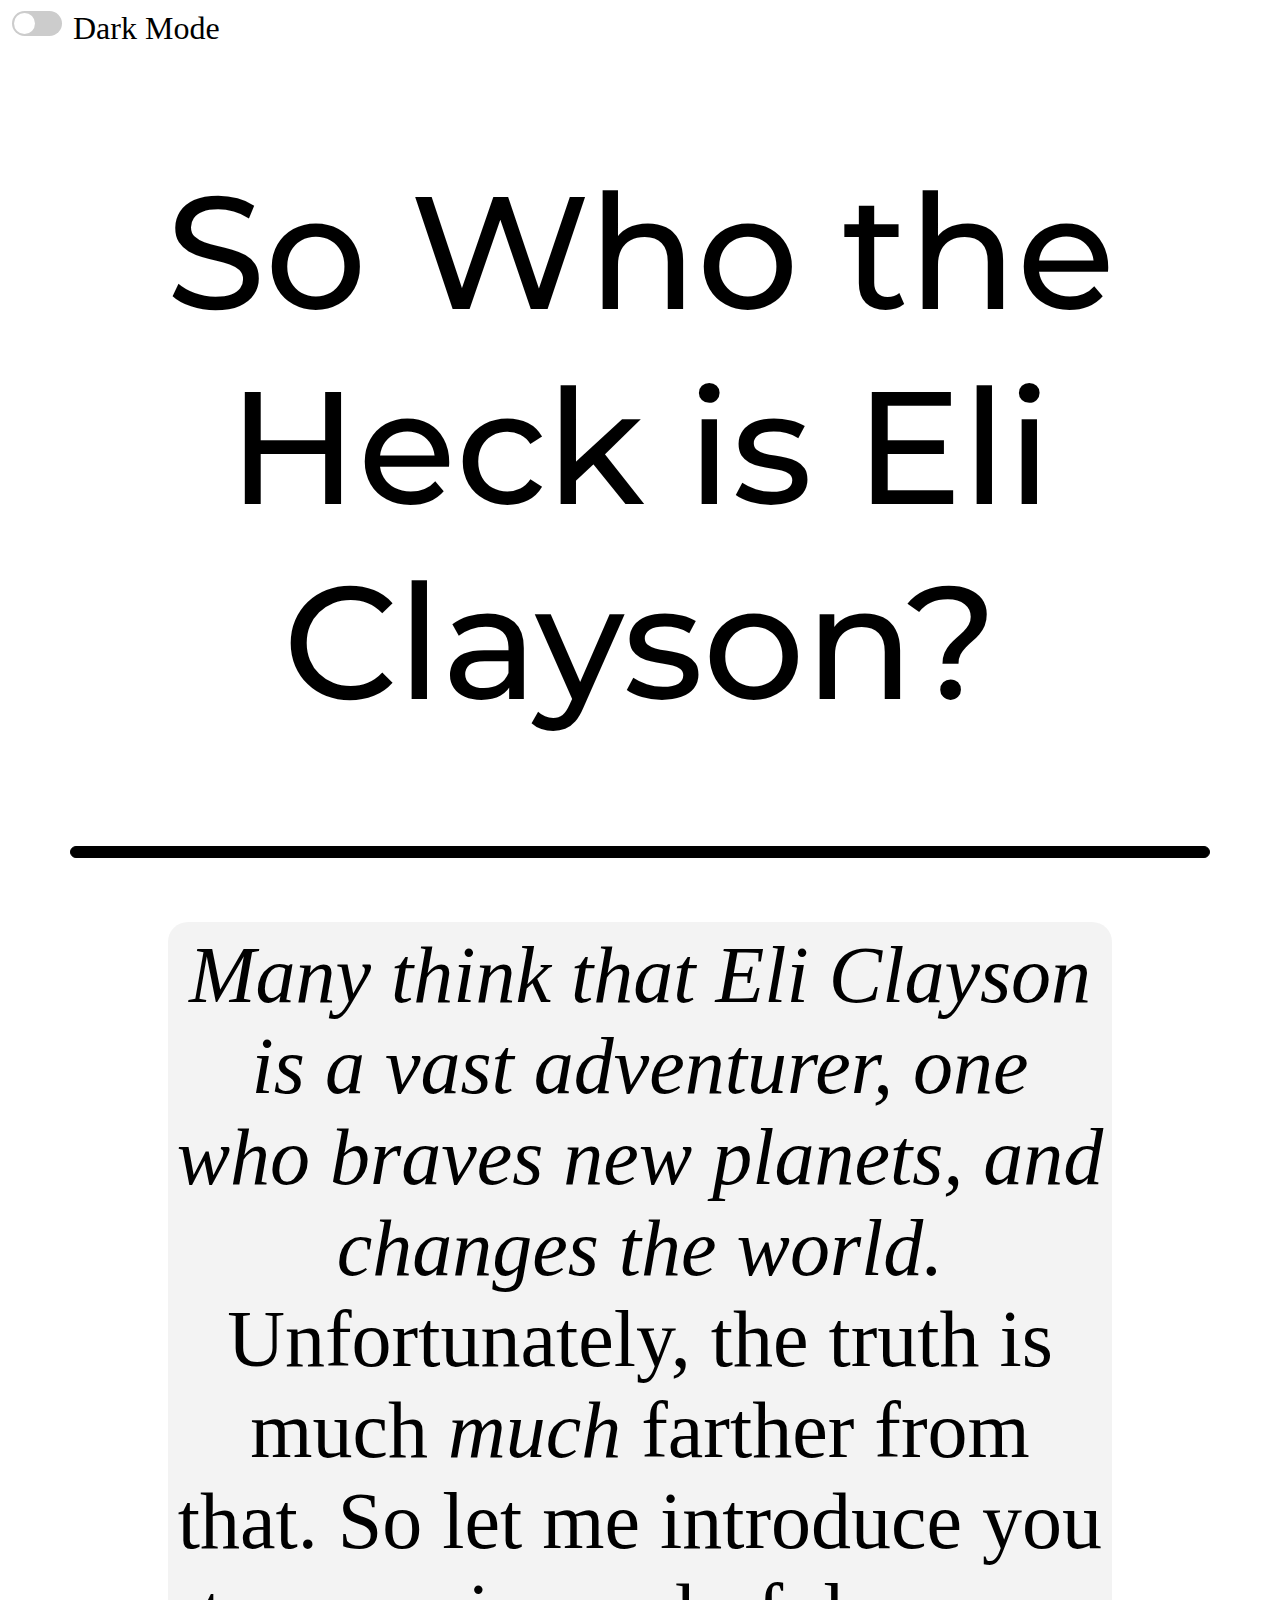
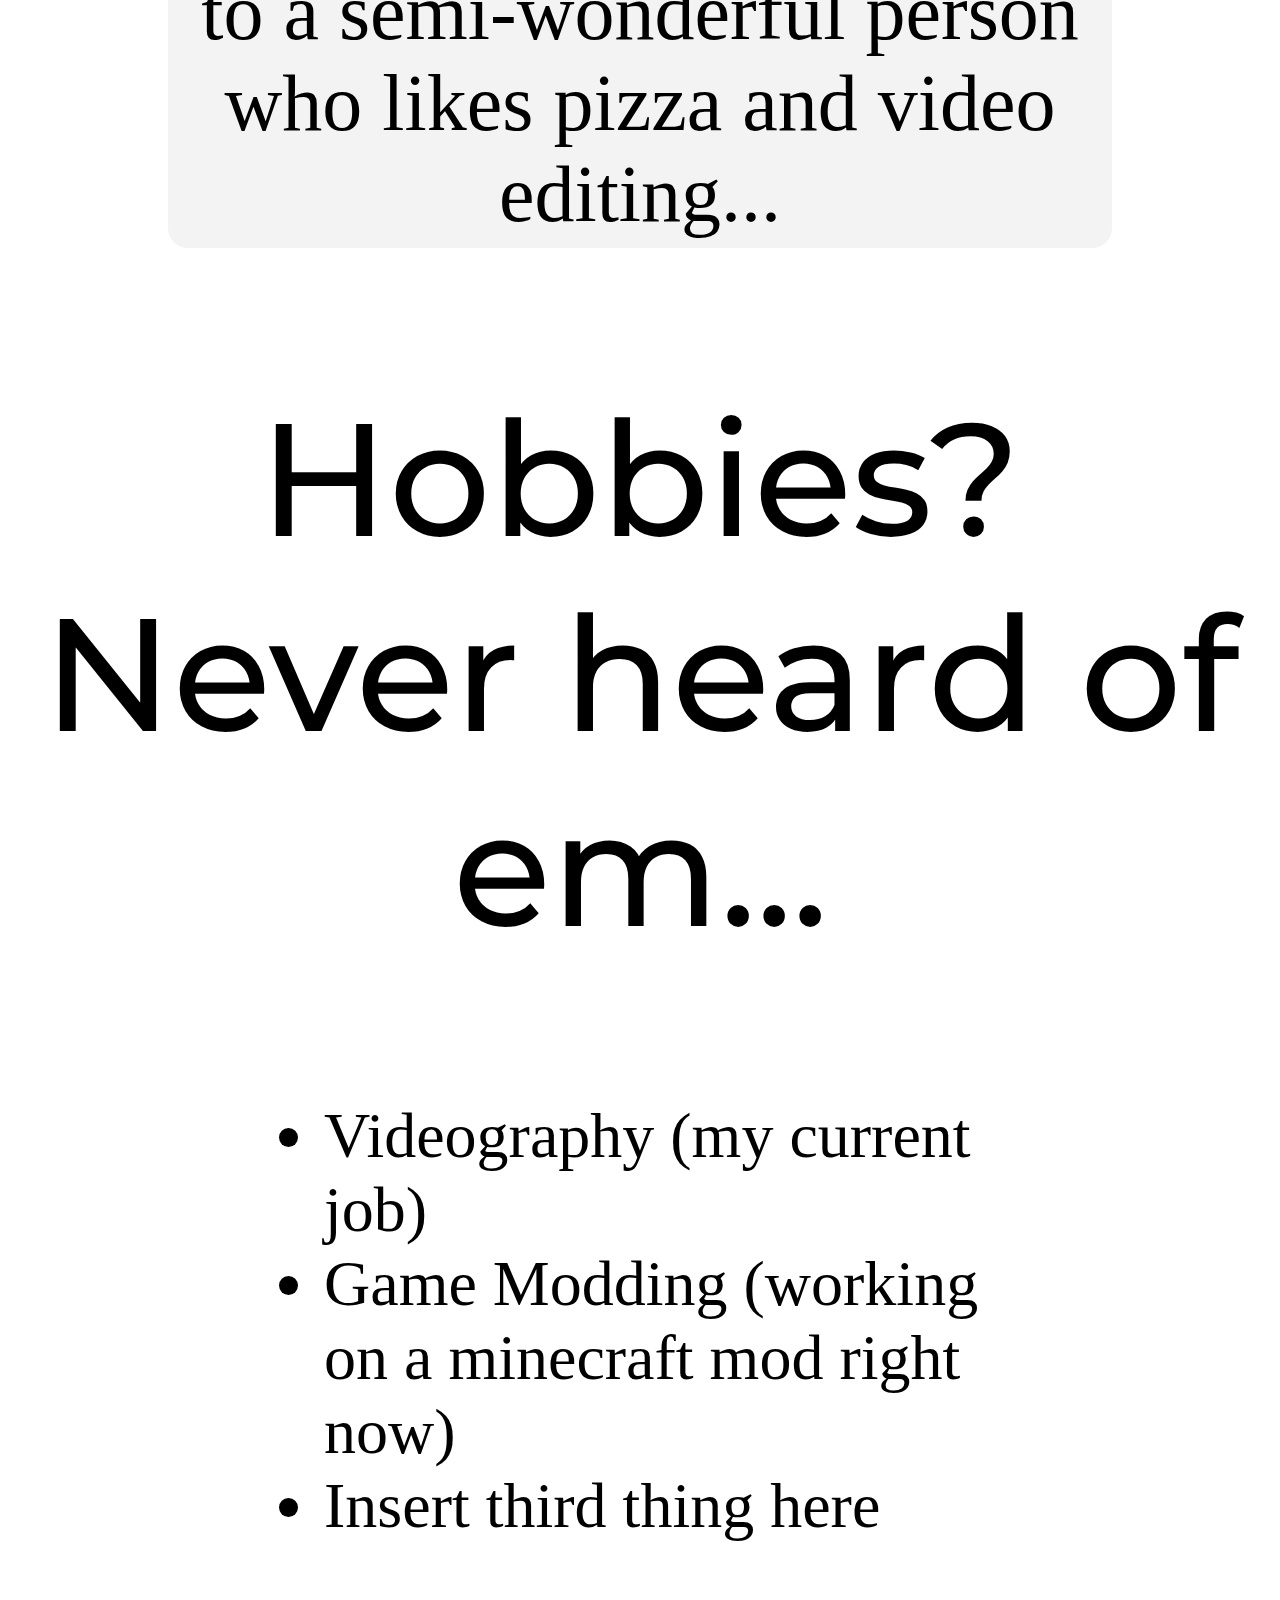
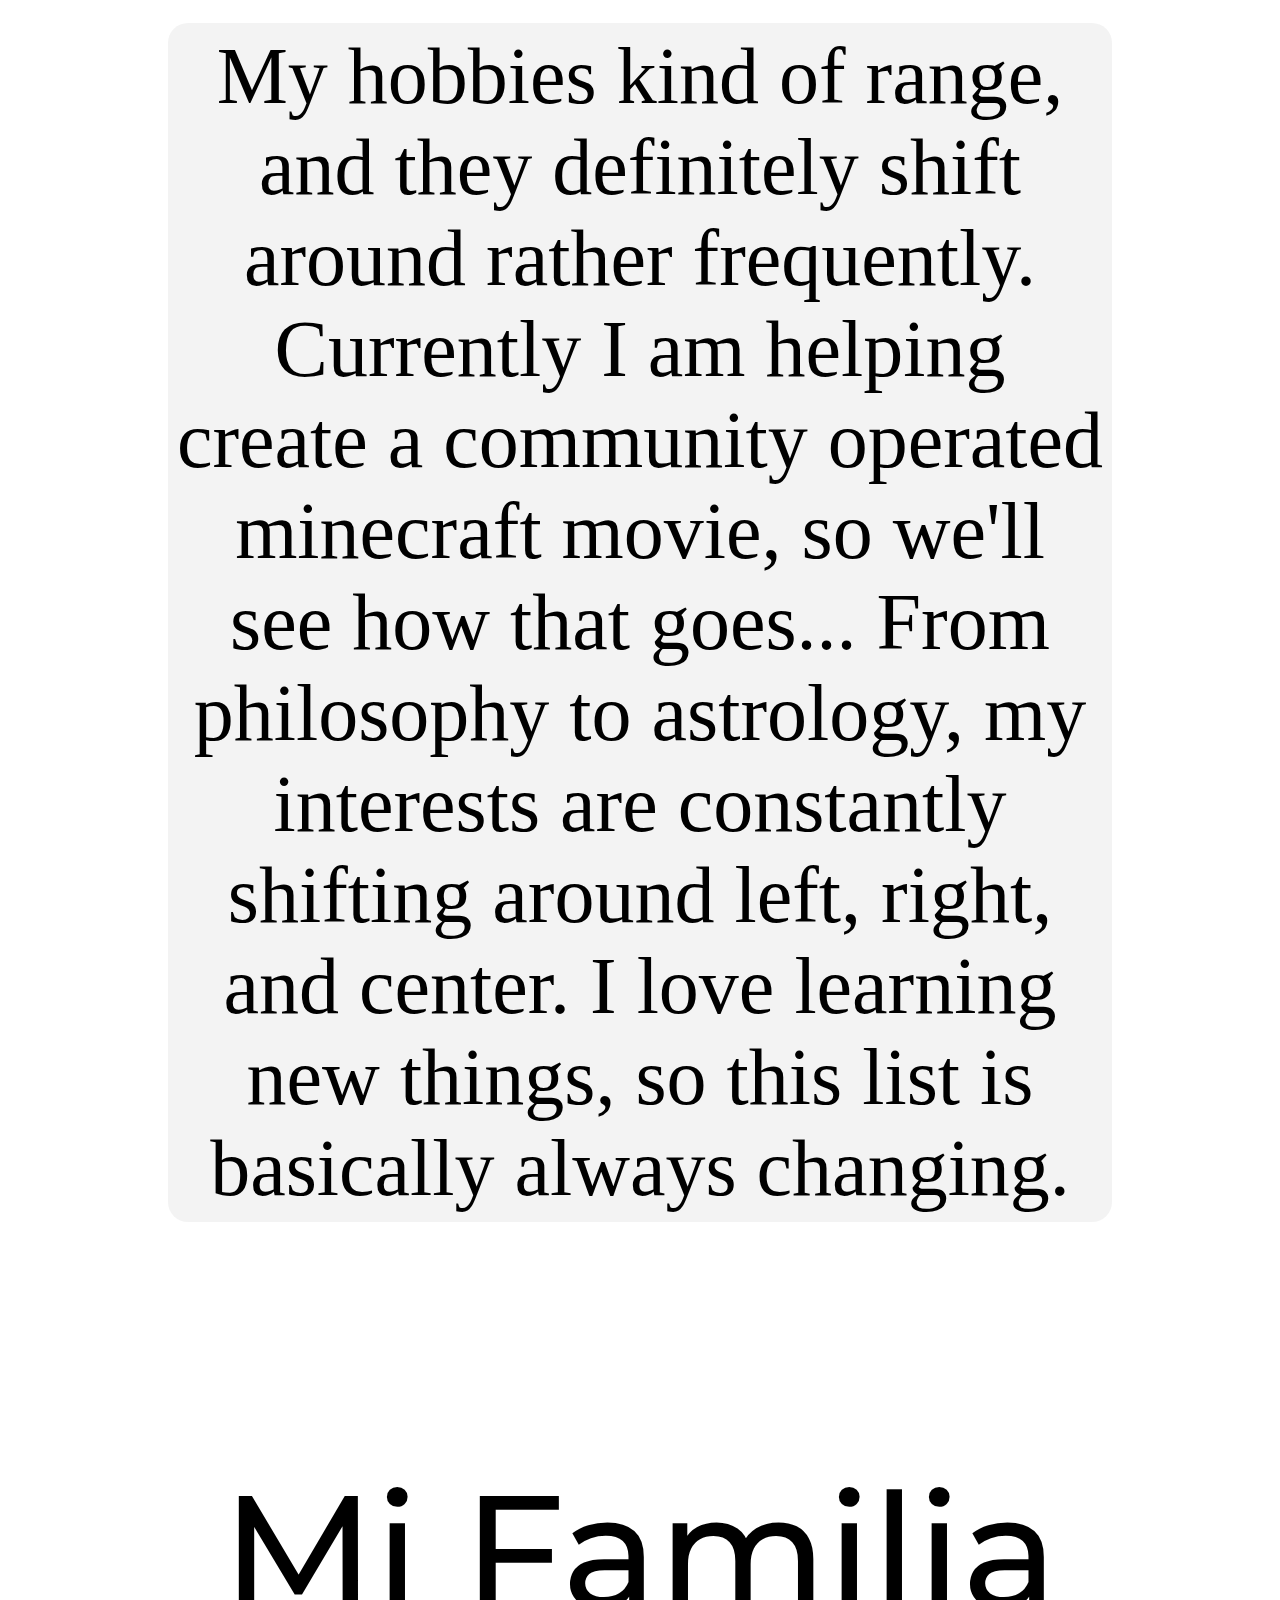
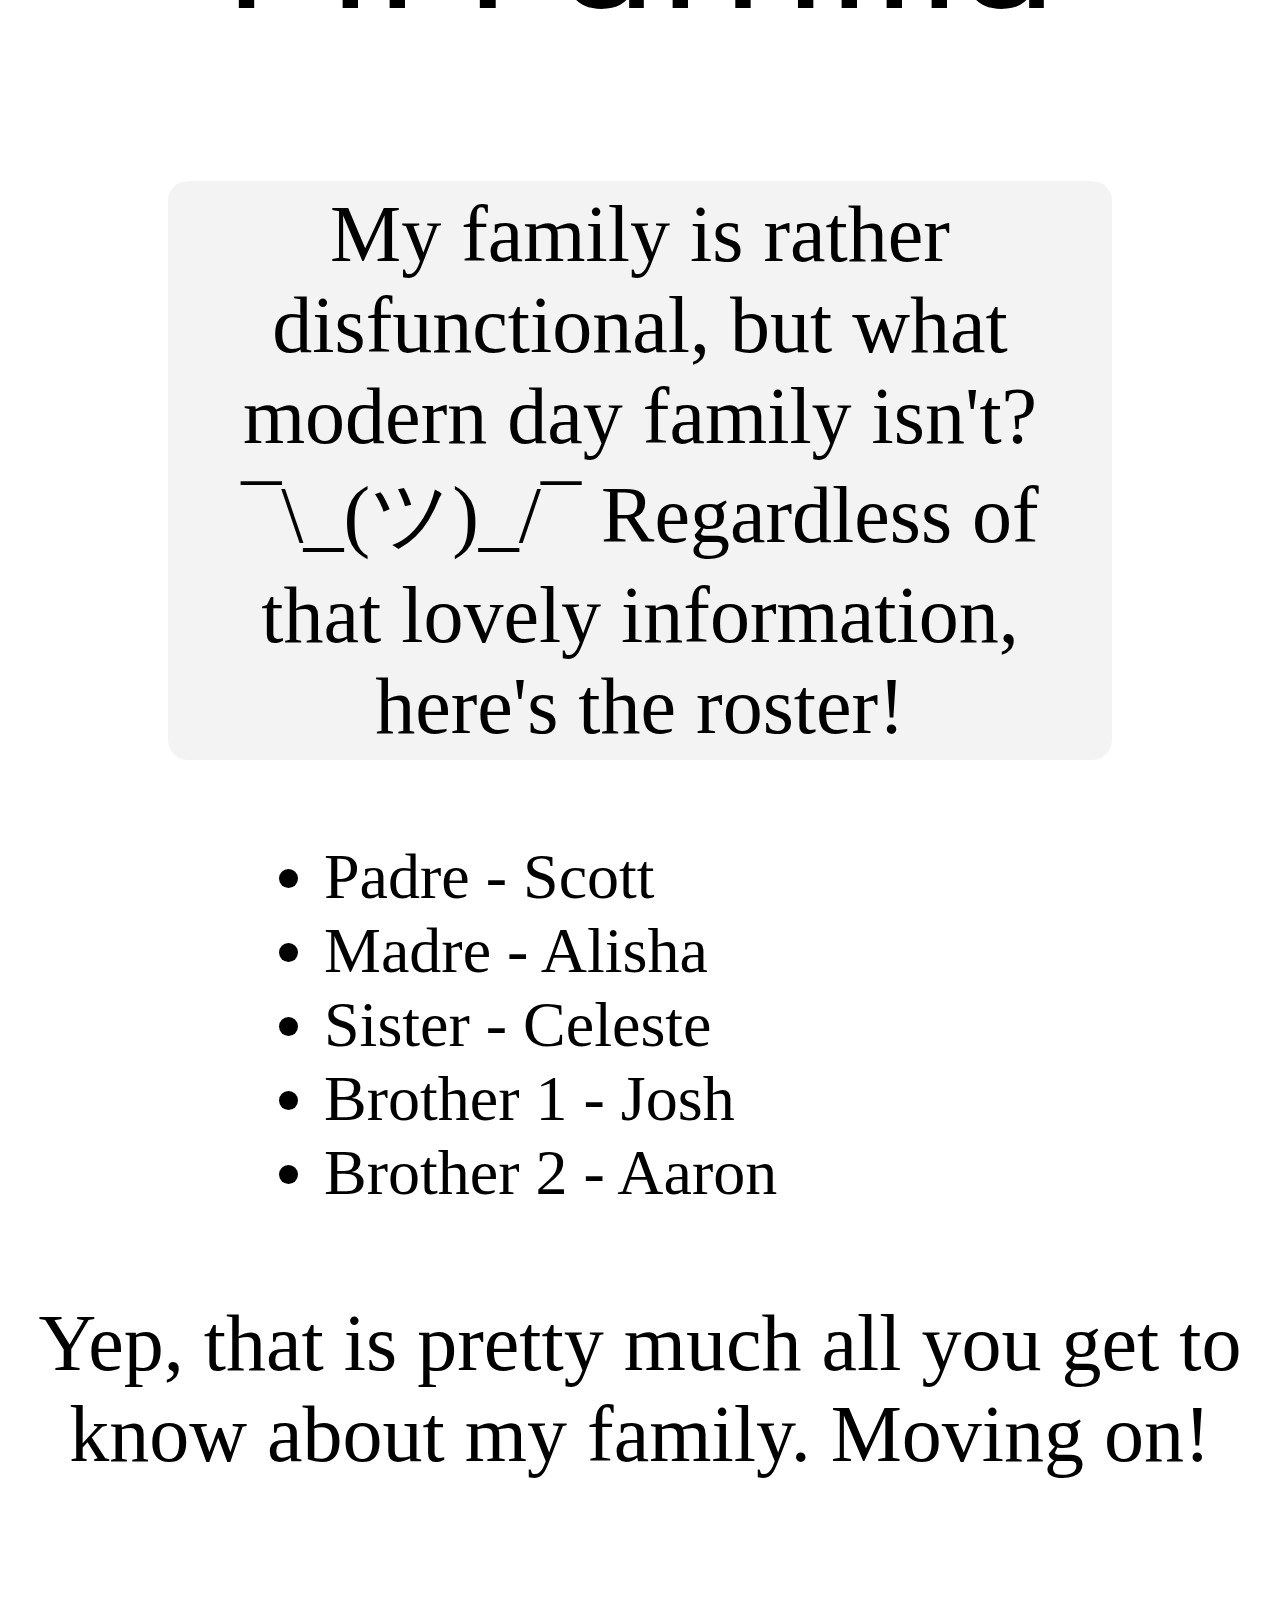
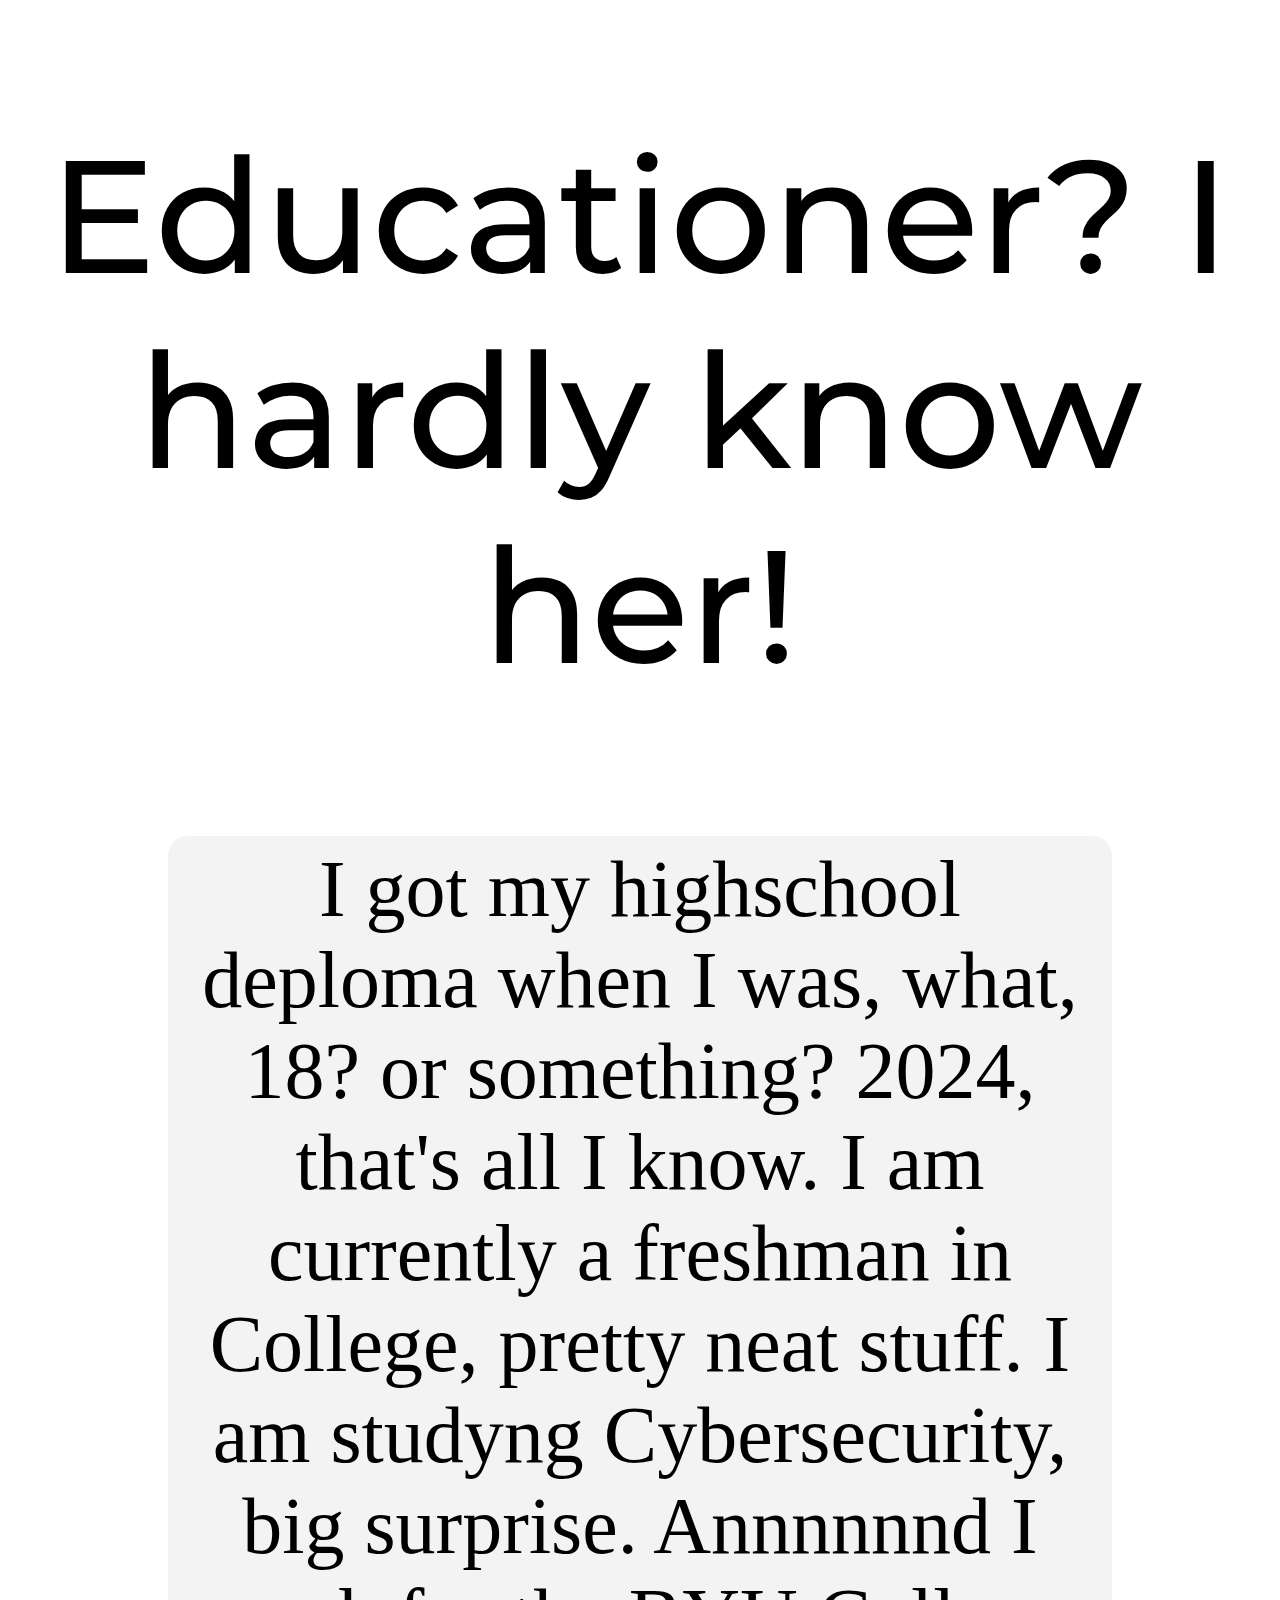
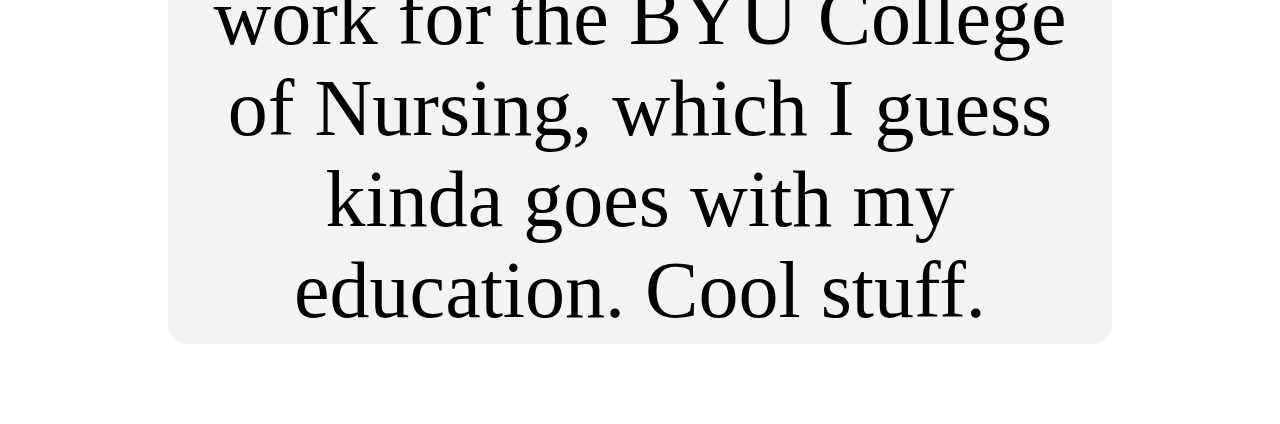
<file: index.html>
<!DOCTYPE html>
<html lang="en">
<head>
    <meta charset="UTF-8">
    <meta name="viewport" content="width=device-width, initial-scale=1.0">
    <link rel="stylesheet" href="styling/style.css">
    <link rel="preconnect" href="https://fonts.googleapis.com">
    <link rel="preconnect" href="https://fonts.gstatic.com" crossorigin>
    <link href="https://fonts.googleapis.com/css2?family=Montserrat:ital,wght@0,100..900;1,100..900&display=swap" rel="stylesheet">


    <title>About Eli</title>
</head>
<body id="body" class="light-mode">
    <!-- <button id="dark-mode-toggle">Switch to Dark Mode</button> -->

    <label for="dark-mode-toggle" id="toggle-label">
        <input type="checkbox" id="dark-mode-toggle">
        Dark Mode
      </label>

      <script>
        const body = document.getElementById("body");
        const toggleSwitch = document.getElementById("dark-mode-toggle");

        toggleSwitch.addEventListener("click", function() {
            body.classList.toggle("dark-mode");
    
            if (body.classList.contains("dark-mode")) {
                toggleSwitch.textContent = "Switch to Light Mode";
            } else {
                toggleSwitch.textContent = "Switch to Dark Mode";
            }
        });
    </script>

      </script>
    <h1 class="title">So Who the Heck is Eli Clayson?</h1>
    <hr>
    <div class="p-div">
        <p><i>Many think that Eli Clayson is a vast adventurer, one who braves new planets, and changes the world. </i> Unfortunately, the truth is much <i>much</i> farther from that. So let me introduce you to a semi-wonderful person who likes pizza and video editing...</p>
    </div>
    
    <h2 class="title">Hobbies? Never heard of em...</h2>
    <ul>
        <li>Videography (my current job)</li>
        <li>Game Modding (working on a minecraft mod right now)</li>
        <li>Insert third thing here</li>
    </ul>
    <div class="p-div">
        <p>My hobbies kind of range, and they definitely shift around rather frequently. Currently I am helping create a community operated minecraft movie, so we'll see how that goes... From philosophy to astrology, my interests are constantly shifting around left, right, and center. I love learning new things, so this list is basically always changing.</p>
    </div>
    
    <br>
    <h2 class="title">Mi Familia</h2>
    <div class="p-div">
        <p>My family is rather disfunctional, but what modern day family isn't? ¯\_(ツ)_/¯  Regardless of that lovely information, here's the roster!</p>
    </div>
    <ul>
        <li>Padre - Scott </li>
        <li>Madre - Alisha </li>
        <li>Sister - Celeste </li>
        <li>Brother 1 - Josh</li>
        <li>Brother 2 - Aaron</li>
    </ul>
    <p>Yep, that is pretty much all you get to know about my family. Moving on!</p>
    <br>
    <h2 class="title">Educationer? I hardly know her!</h2>
    <div class="p-div">
        <p>I got my highschool deploma when I was, what, 18? or something? 2024, that's all I know. I am currently a freshman in College, pretty neat stuff. I am studyng Cybersecurity, big surprise. Annnnnnd I work for the BYU College of Nursing, which I guess kinda goes with my education. Cool stuff.</p>
    </div>
</body>
</html>
</file>
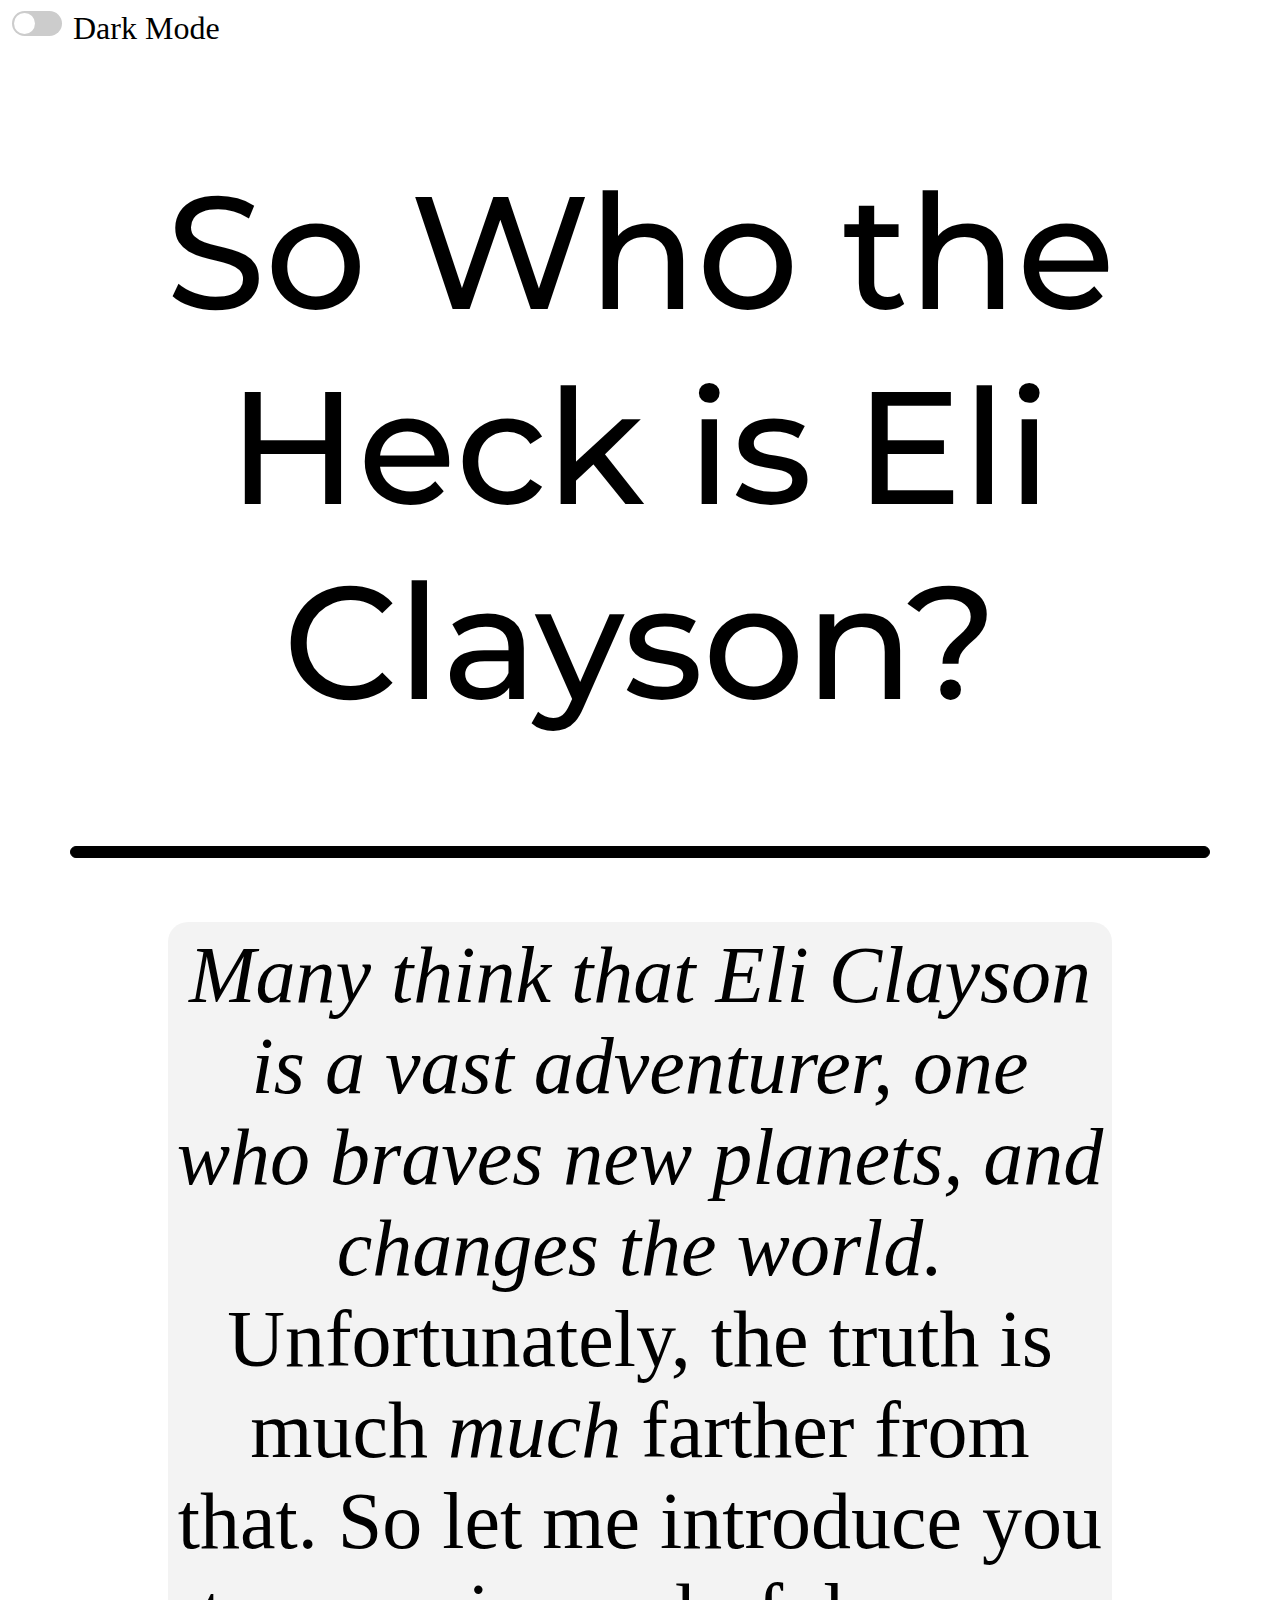
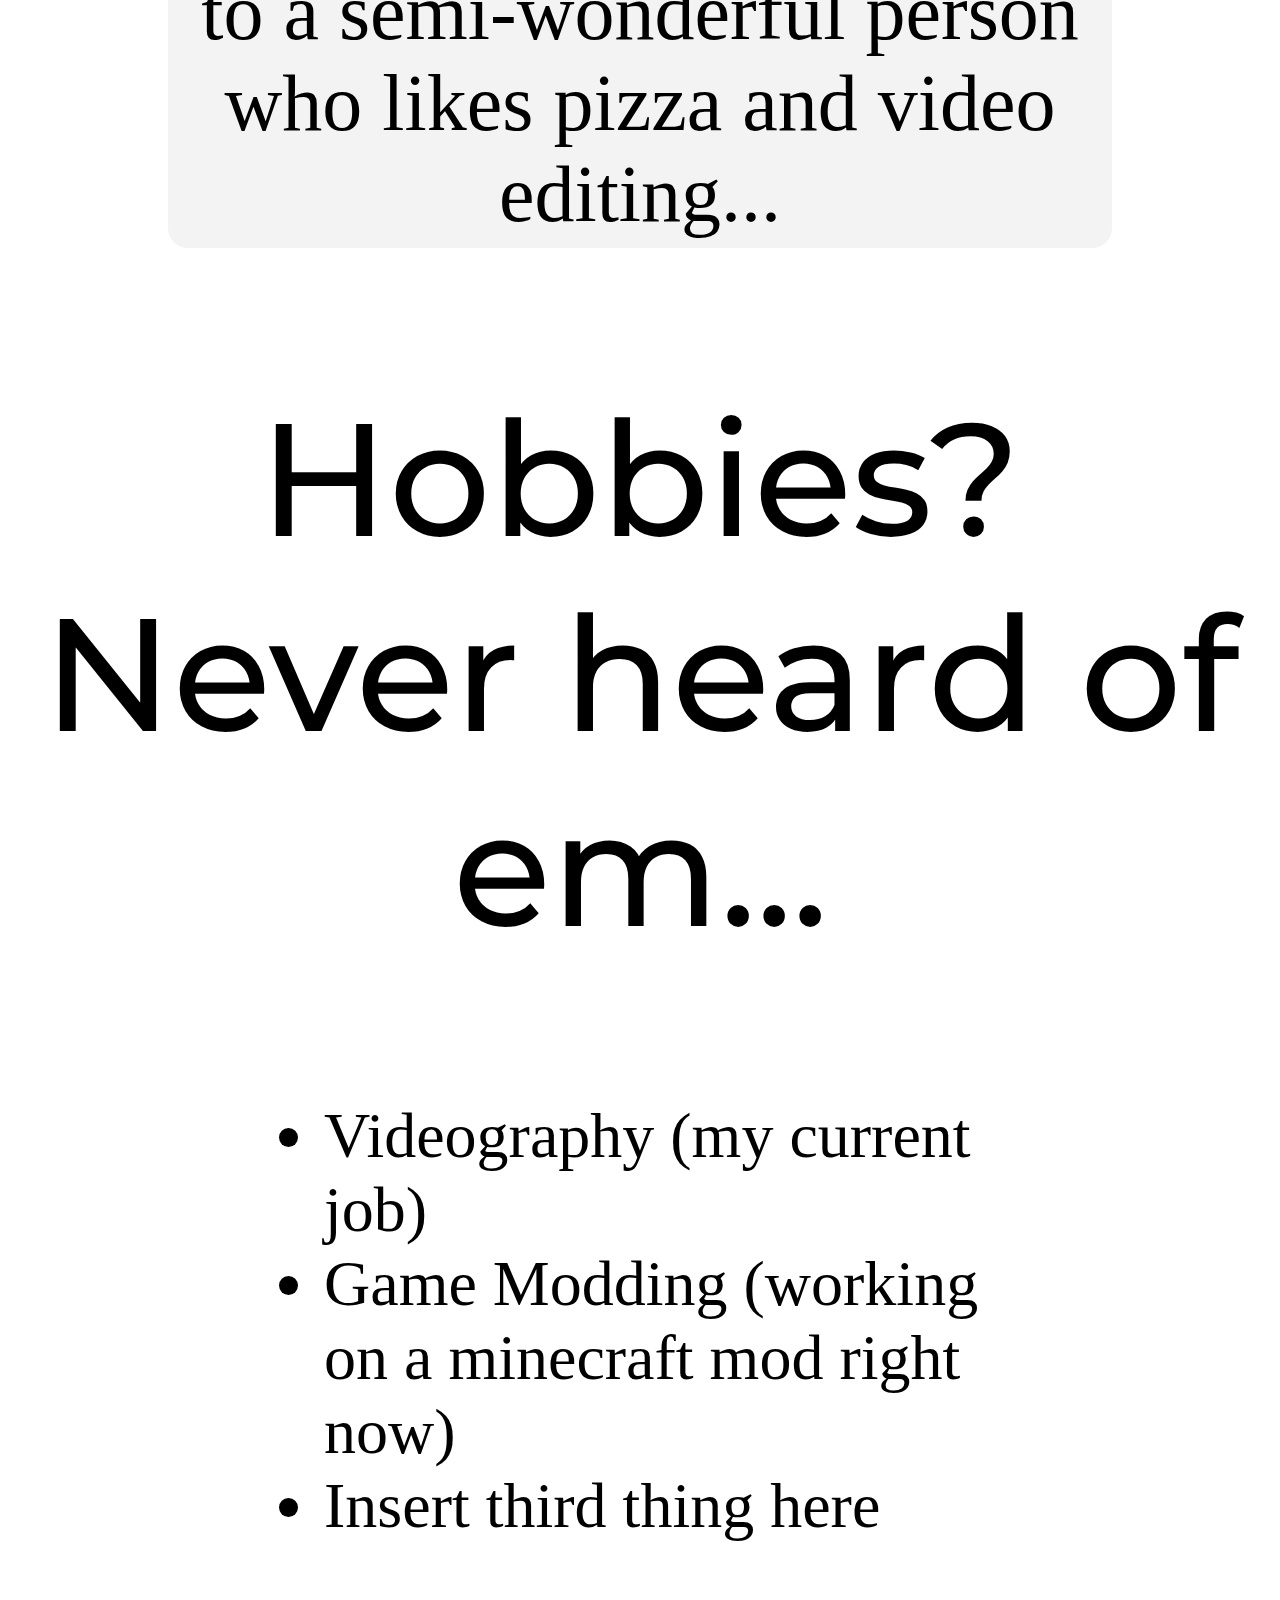
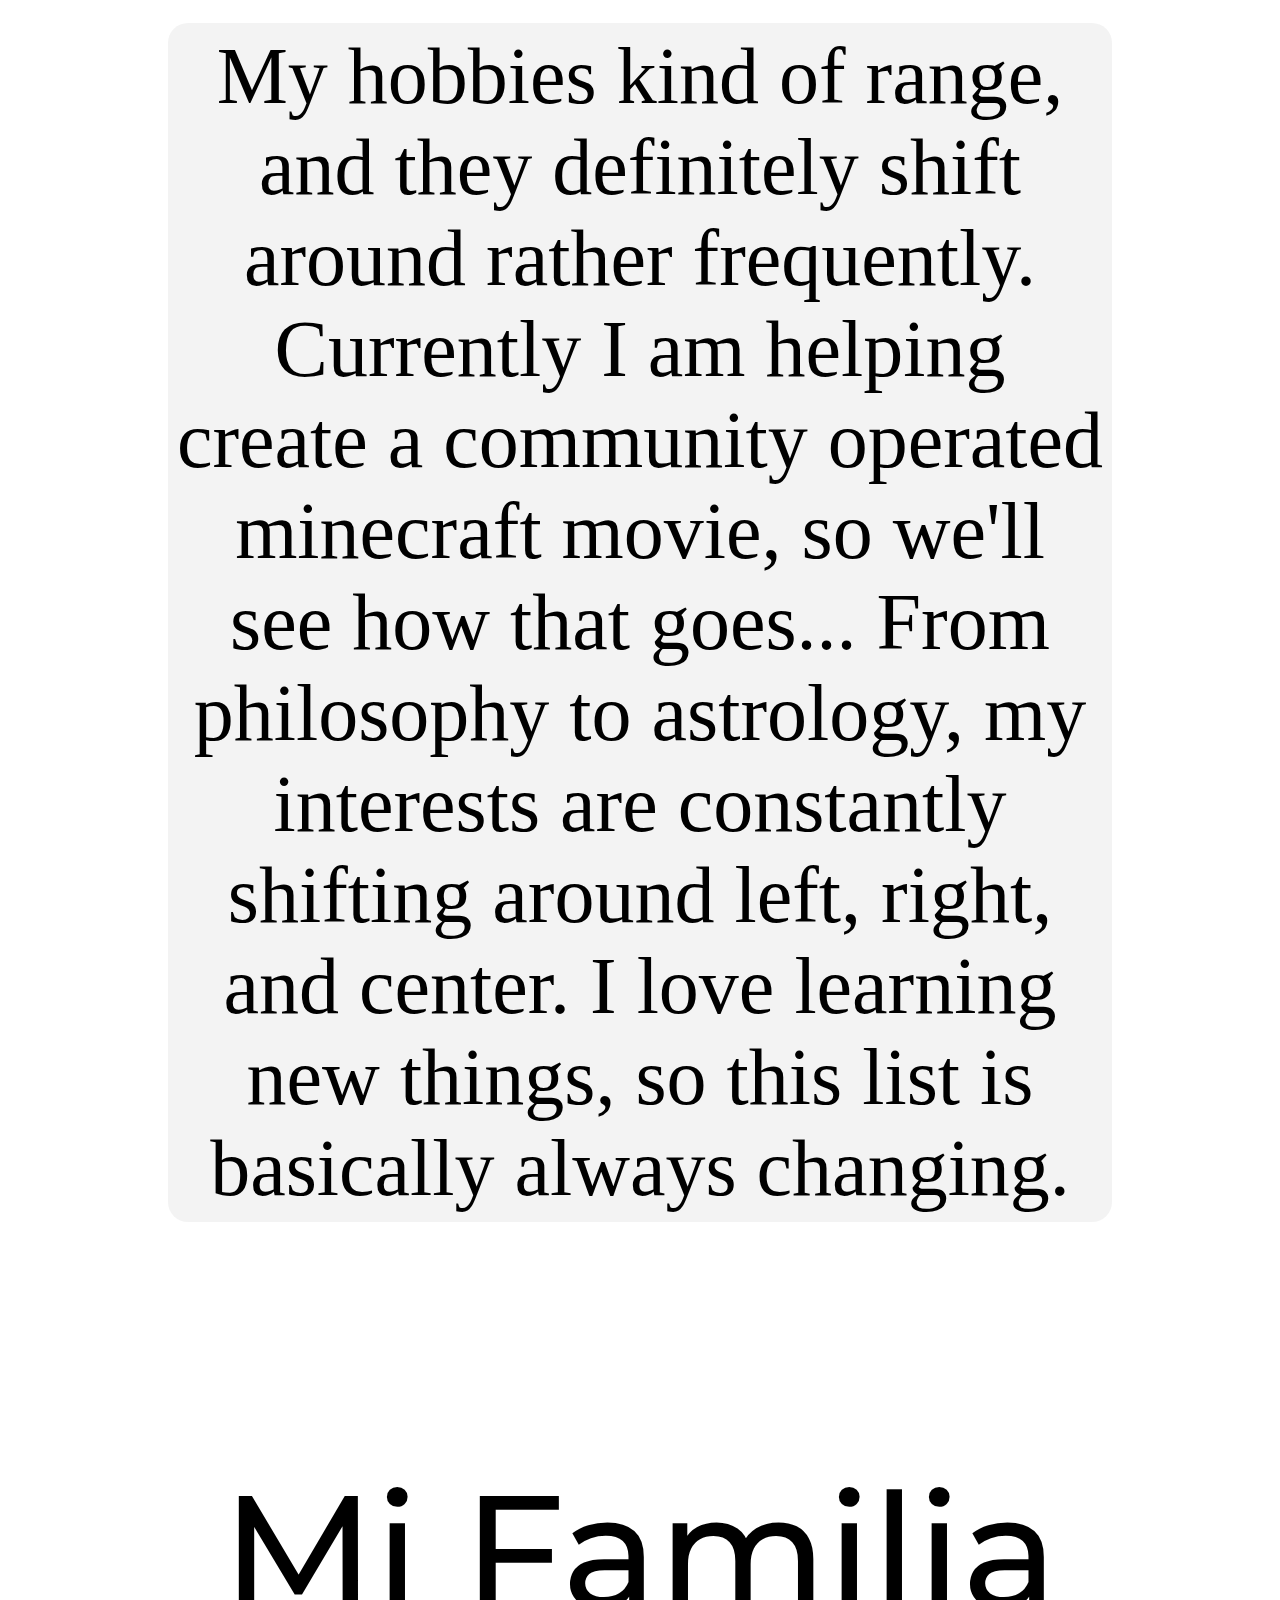
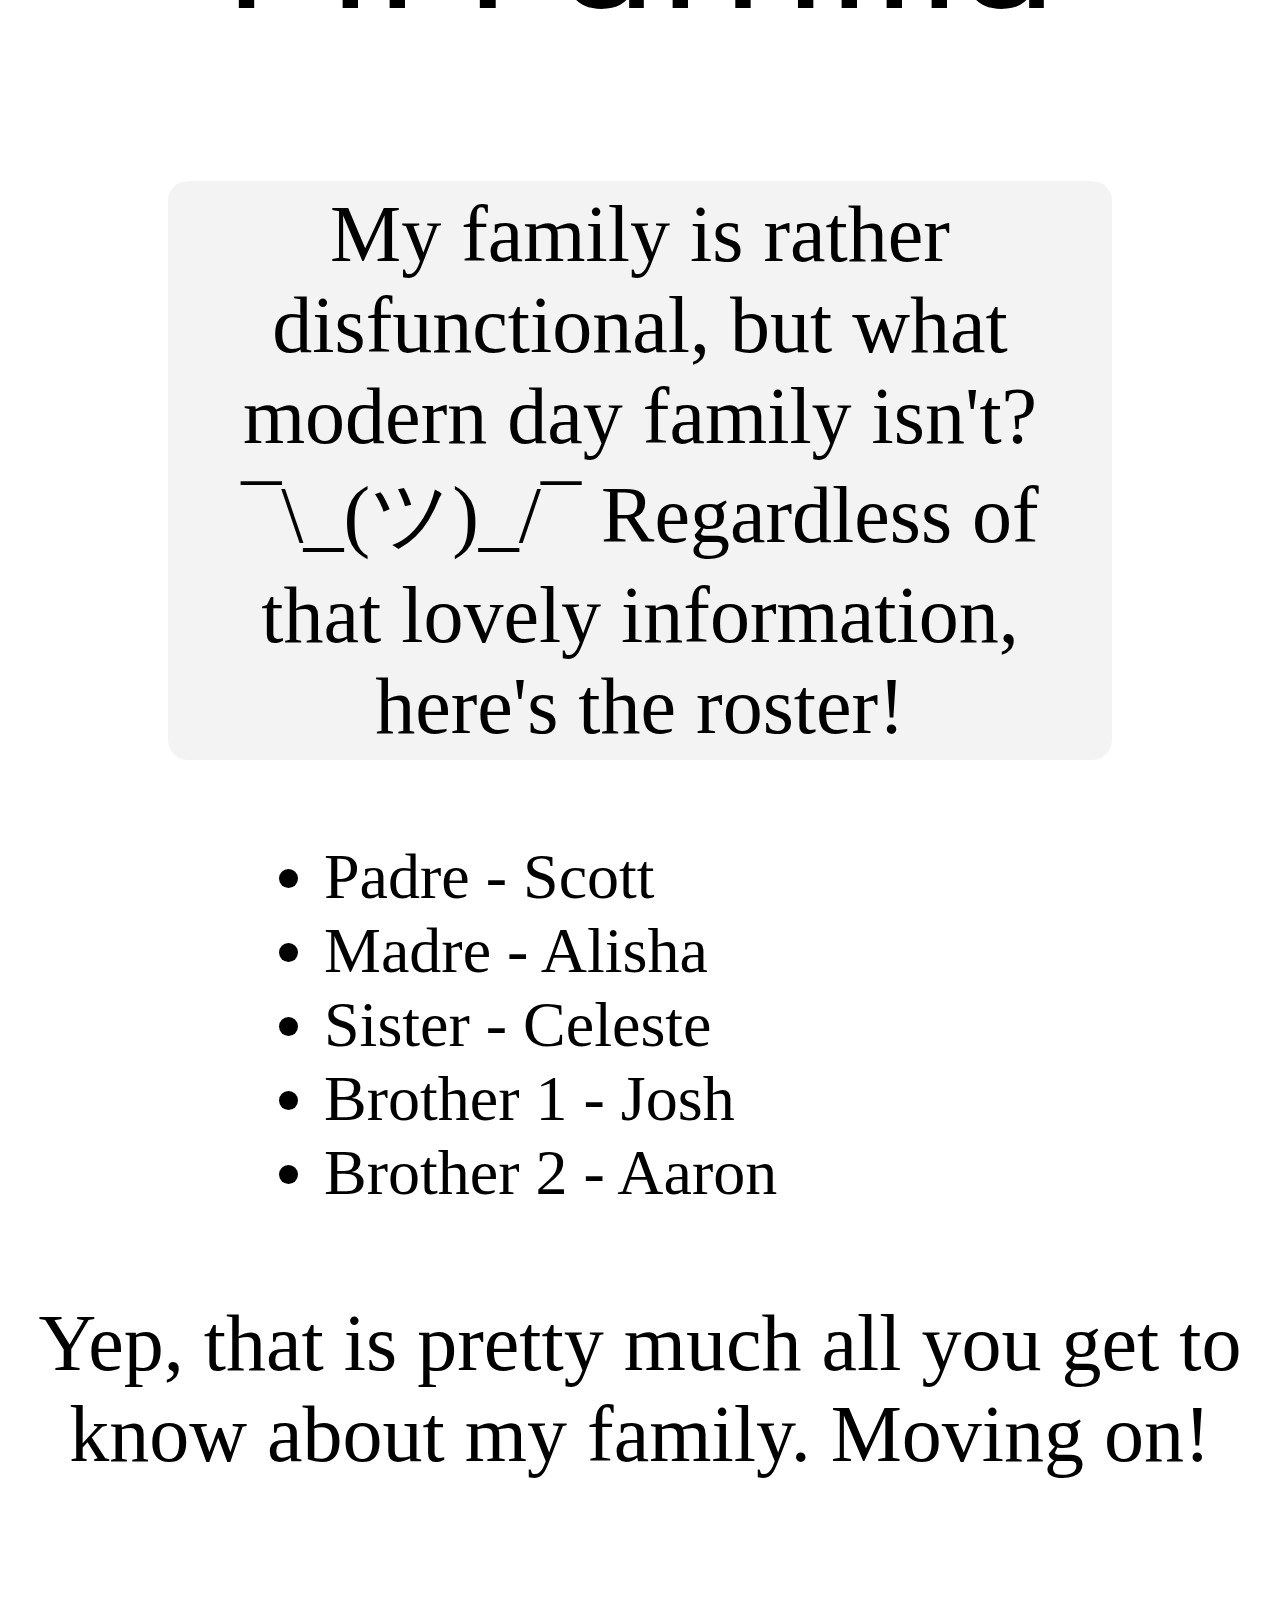
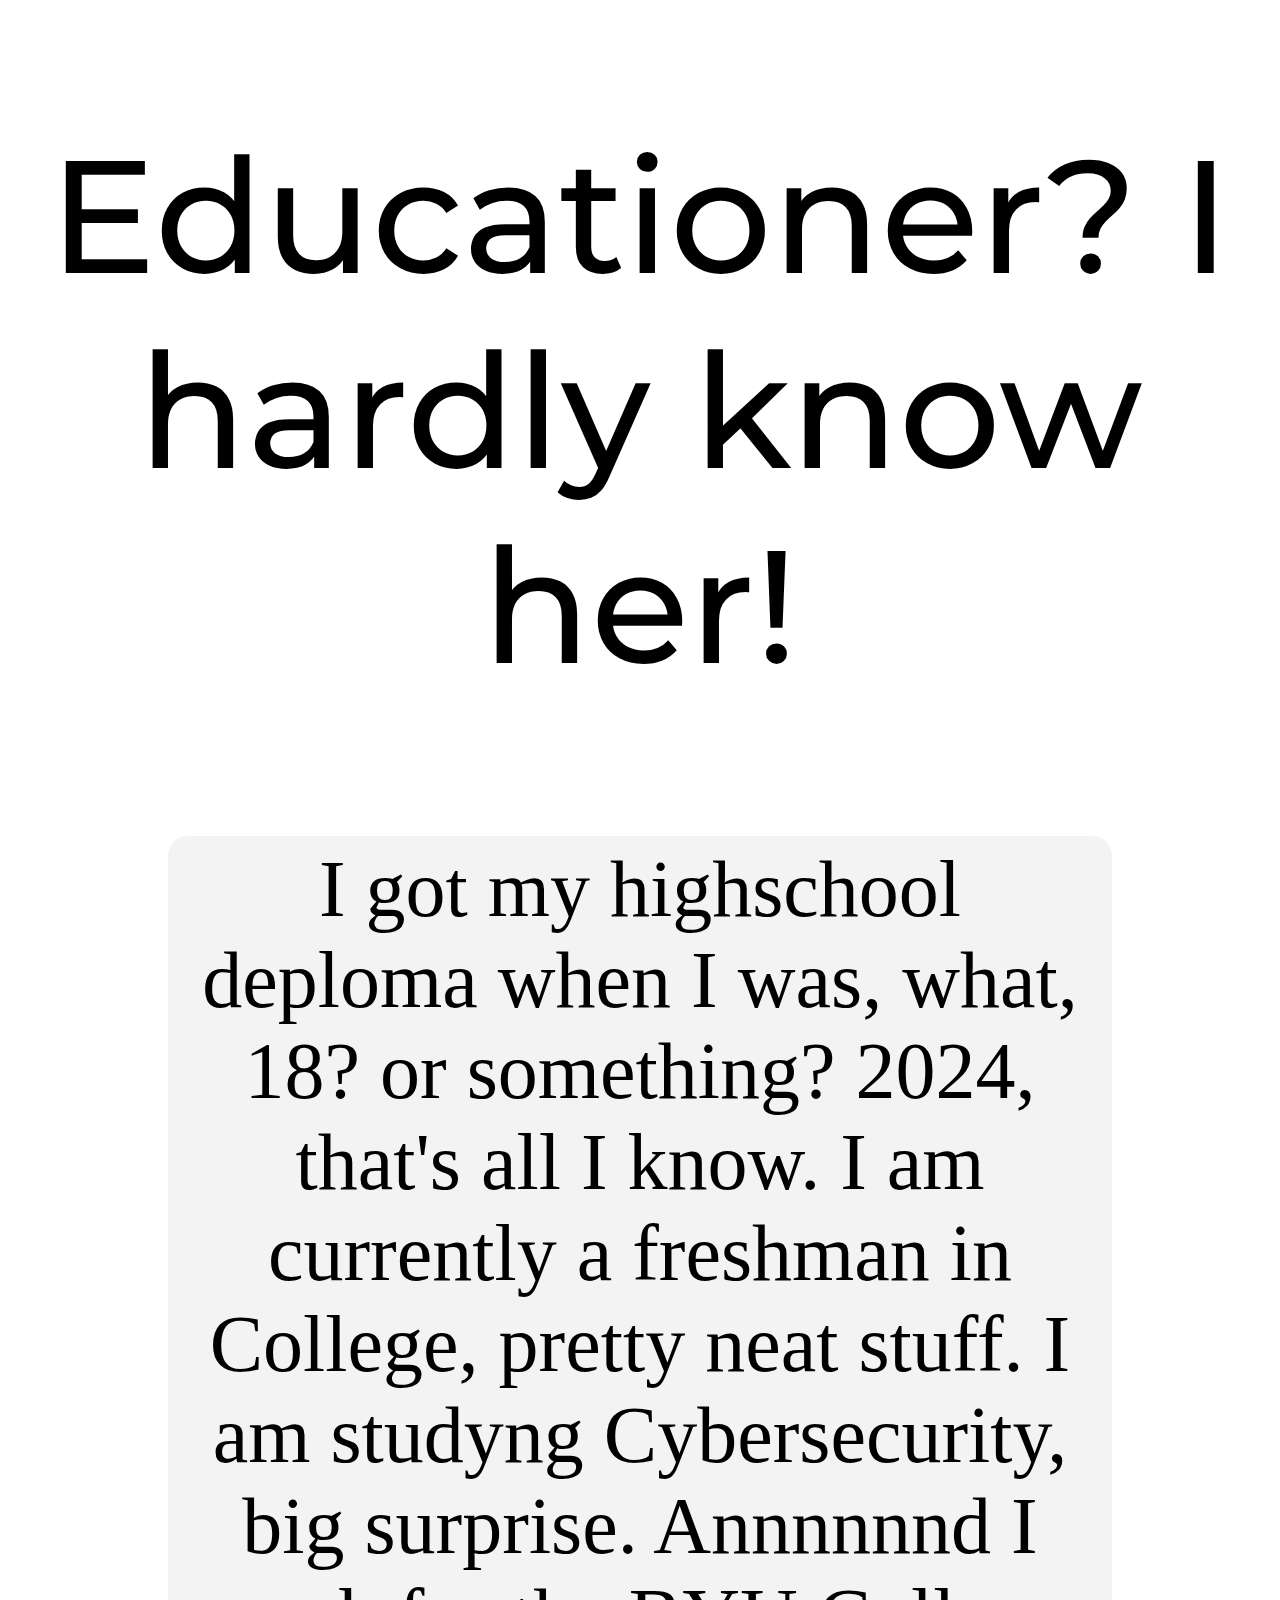
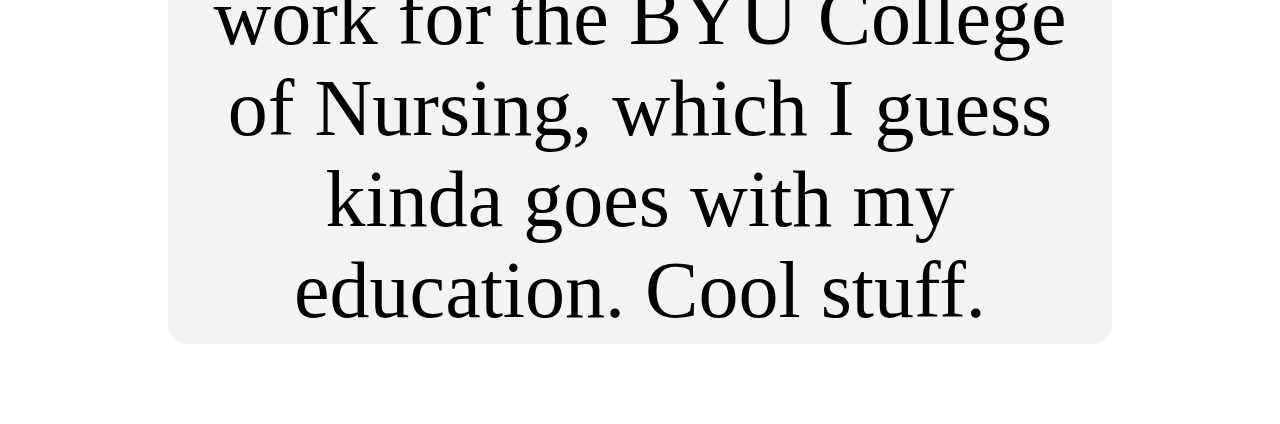
<file: about_me.html>
<!DOCTYPE html>
<html lang="en">
<head>
    <meta charset="UTF-8">
    <meta name="viewport" content="width=device-width, initial-scale=1.0">
    <link rel="stylesheet" href="styling/style.css">
    <link rel="preconnect" href="https://fonts.googleapis.com">
    <link rel="preconnect" href="https://fonts.gstatic.com" crossorigin>
    <link href="https://fonts.googleapis.com/css2?family=Montserrat:ital,wght@0,100..900;1,100..900&display=swap" rel="stylesheet">


    <title>About Eli</title>
</head>
<body id="body" class="light-mode">
    <!-- <button id="dark-mode-toggle">Switch to Dark Mode</button> -->

    <label for="dark-mode-toggle" id="toggle-label">
        <input type="checkbox" id="dark-mode-toggle">
        Dark Mode
      </label>

      <script>
        const body = document.getElementById("body");
        const toggleSwitch = document.getElementById("dark-mode-toggle");

        toggleSwitch.addEventListener("click", function() {
            body.classList.toggle("dark-mode");
    
            if (body.classList.contains("dark-mode")) {
                toggleSwitch.textContent = "Switch to Light Mode";
            } else {
                toggleSwitch.textContent = "Switch to Dark Mode";
            }
        });
    </script>

      </script>
    <h1 class="title">So Who the Heck is Eli Clayson?</h1>
    <hr>
    <div class="p-div">
        <p><i>Many think that Eli Clayson is a vast adventurer, one who braves new planets, and changes the world. </i> Unfortunately, the truth is much <i>much</i> farther from that. So let me introduce you to a semi-wonderful person who likes pizza and video editing...</p>
    </div>
    
    <h2 class="title">Hobbies? Never heard of em...</h2>
    <ul>
        <li>Videography (my current job)</li>
        <li>Game Modding (working on a minecraft mod right now)</li>
        <li>Insert third thing here</li>
    </ul>
    <div class="p-div">
        <p>My hobbies kind of range, and they definitely shift around rather frequently. Currently I am helping create a community operated minecraft movie, so we'll see how that goes... From philosophy to astrology, my interests are constantly shifting around left, right, and center. I love learning new things, so this list is basically always changing.</p>
    </div>
    
    <br>
    <h2 class="title">Mi Familia</h2>
    <div class="p-div">
        <p>My family is rather disfunctional, but what modern day family isn't? ¯\_(ツ)_/¯  Regardless of that lovely information, here's the roster!</p>
    </div>
    <ul>
        <li>Padre - Scott </li>
        <li>Madre - Alisha </li>
        <li>Sister - Celeste </li>
        <li>Brother 1 - Josh</li>
        <li>Brother 2 - Aaron</li>
    </ul>
    <p>Yep, that is pretty much all you get to know about my family. Moving on!</p>
    <br>
    <h2 class="title">Educationer? I hardly know her!</h2>
    <div class="p-div">
        <p>I got my highschool deploma when I was, what, 18? or something? 2024, that's all I know. I am currently a freshman in College, pretty neat stuff. I am studyng Cybersecurity, big surprise. Annnnnnd I work for the BYU College of Nursing, which I guess kinda goes with my education. Cool stuff.</p>
    </div>
</body>
</html>
</file>
<file: styling/style.css>
.title {
  font-family: "Montserrat";
  font-optical-sizing: auto;
  font-weight: 500;
  font-size: 10em;
  font-style: normal;
  text-align: center;
}

h2{
    font-family: "Montserrat";
  font-weight: 500;
  font-size: 1em;
  font-style: normal;
  text-align: center;
}

p {
    text-align: center;
    font-size: 5em;
    padding: .1em;
}

ul {
    font-size: 2em;
    margin-right: 7em;
    padding-left: 25%;
}

li {
    font-size: 2em;
    /* margin-left: 9em; */
}

hr {
    margin-bottom: -1em;
    border: 1px solid #000;
    border-radius: 10px;
    height: 10px;
    background-color: black;
    width: 90%;
    
}

.p-div {
    background-color: rgba(211, 211, 211, 0.283);
    margin-left: 10em;
    margin-right: 10em;
    border: none;
    border-radius: 20px;
}


.light-mode {
    background-color: white;
    color: black;
    transition: background-color 0.3s, color 0.3s;
  }

.dark-mode {
    background-color: #1b1b1b;
    color: white;
}

.dark-toggle {
    font-size: 1em;
}

#dark-mode-toggle {
    font-size: 1em;
    width: 50px;
    height: 25px;
    -webkit-appearance: none;
    appearance: none;
    background-color: #ccc;
    border-radius: 50px;
    position: relative;
    cursor: pointer;
    transition: background-color 0.3s ease;
}

#dark-mode-toggle:before {
    content: '';
    position: absolute;
    top: 2px;
    left: 2px;
    width: 21px;
    height: 21px;
    border-radius: 50%;
    background-color: white;
    transition: left 0.3s ease;
}

#dark-mode-toggle:checked:before {
    left: 27px;
}


#dark-mode-toggle:checked {
    background-color: #4CAF50;
}

#toggle-label {
    font-size: xx-large;
    text-align: center;
}
</file>
